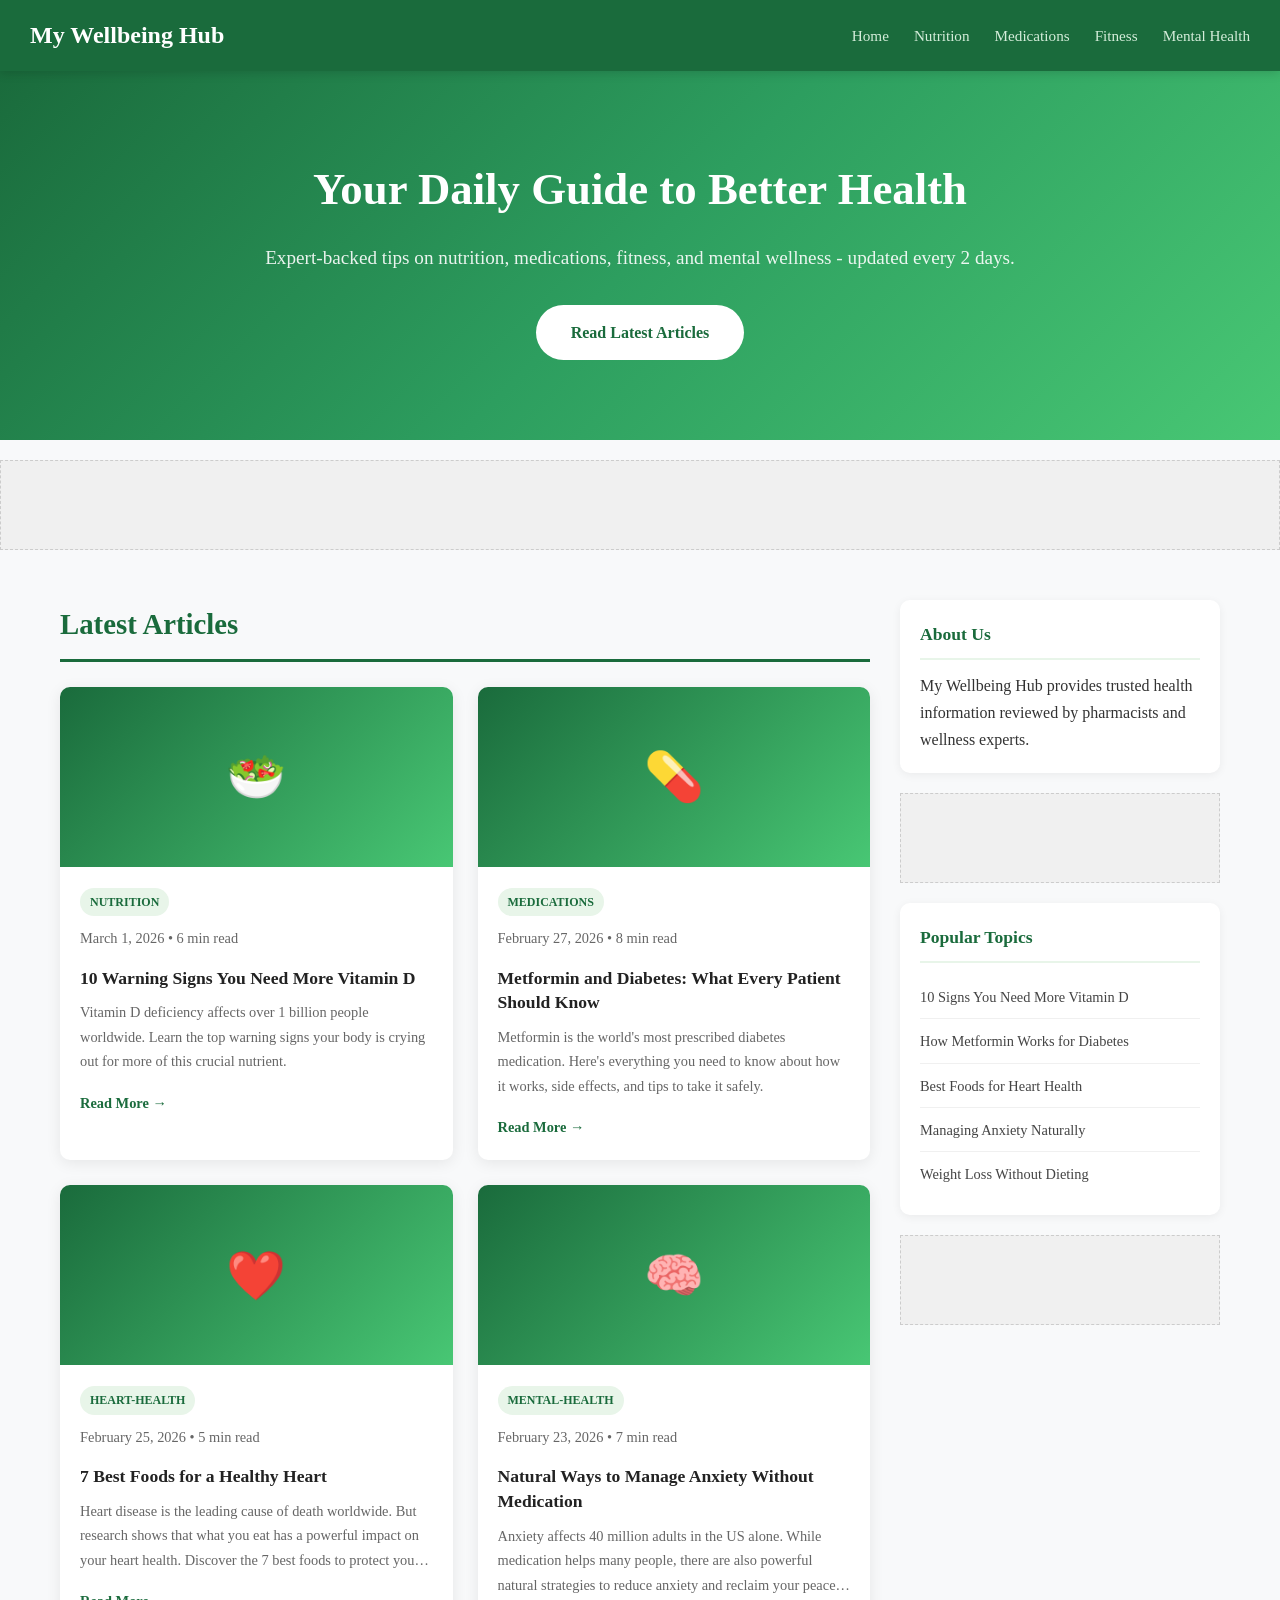
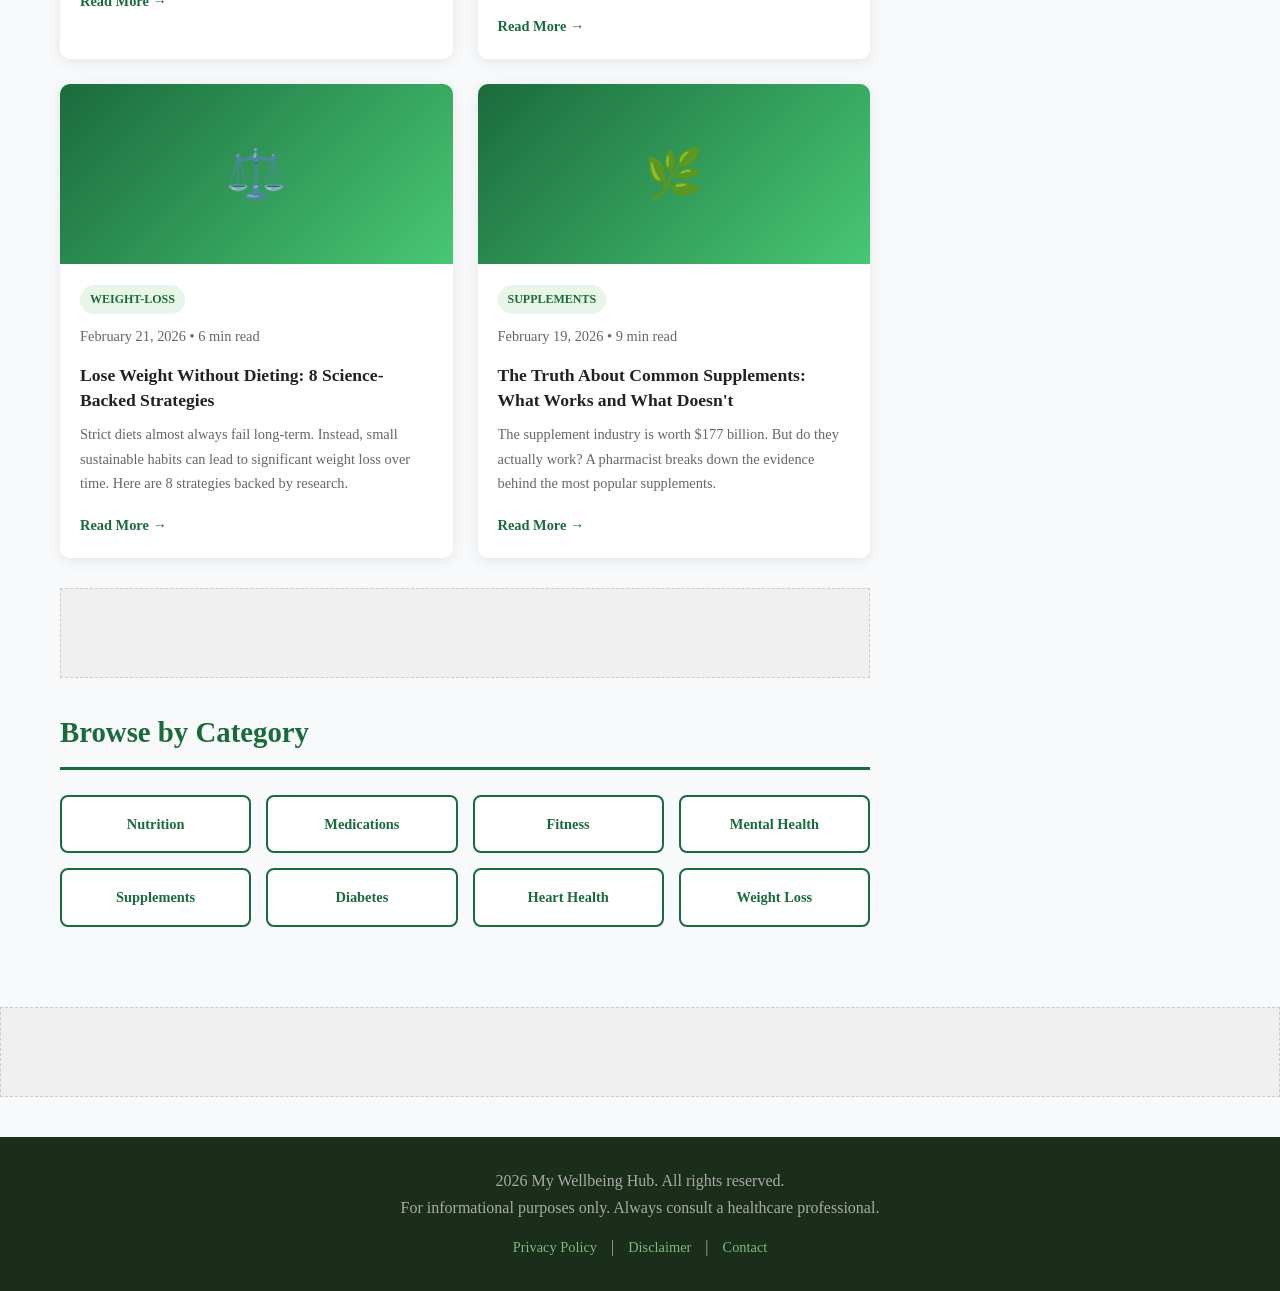
<file: index.html>
<!DOCTYPE html>
<html lang="en">
<head>
<meta charset="UTF-8">
<meta name="viewport" content="width=device-width, initial-scale=1.0">
<meta name="description" content="My Wellbeing Hub - Your trusted source for health tips, wellness advice, nutrition guides, and medical information.">
<title>My Wellbeing Hub - Health and Wellness Blog</title>
<link rel="stylesheet" href="css/style.css">
  <script async src="https://pagead2.googlesyndication.com/pagead/js/adsbygoogle.js?client=ca-pub-5112673393704383"
         crossorigin="anonymous"></script>
</head>
<body>
<header>
  <nav class="navbar">
    <div class="logo"><a href="index.html">My Wellbeing Hub</a></div>
    <ul class="nav-links">
      <li><a href="index.html">Home</a></li>
      <li><a href="?cat=nutrition">Nutrition</a></li>
      <li><a href="?cat=medications">Medications</a></li>
      <li><a href="?cat=fitness">Fitness</a></li>
      <li><a href="?cat=mental-health">Mental Health</a></li>
    </ul>
  </nav>
</header>
<section class="hero">
  <div class="hero-content">
    <h1>Your Daily Guide to Better Health</h1>
    <p>Expert-backed tips on nutrition, medications, fitness, and mental wellness - updated every 2 days.</p>
    <a href="#latest" class="cta-btn">Read Latest Articles</a>
  </div>
</section>
<div class="ad-container top-ad">
  <ins class="adsbygoogle" style="display:block" data-ad-client="ca-pub-XXXXXXXXXXXXXXXX" data-ad-slot="1234567890" data-ad-format="auto" data-full-width-responsive="true"></ins>
</div>
<div class="container">
  <main class="main-content">
    <section id="latest">
      <h2 class="section-title">Latest Articles</h2>
      <div class="posts-grid" id="posts-grid"></div>
    </section>
    <div class="ad-container mid-ad">
      <ins class="adsbygoogle" style="display:block" data-ad-client="ca-pub-XXXXXXXXXXXXXXXX" data-ad-slot="0987654321" data-ad-format="auto" data-full-width-responsive="true"></ins>
    </div>
    <section class="categories">
      <h2 class="section-title">Browse by Category</h2>
      <div class="category-grid">
        <a class="category-card" href="?cat=nutrition">Nutrition</a>
        <a class="category-card" href="?cat=medications">Medications</a>
        <a class="category-card" href="?cat=fitness">Fitness</a>
        <a class="category-card" href="?cat=mental-health">Mental Health</a>
        <a class="category-card" href="?cat=supplements">Supplements</a>
        <a class="category-card" href="?cat=diabetes">Diabetes</a>
        <a class="category-card" href="?cat=heart-health">Heart Health</a>
        <a class="category-card" href="?cat=weight-loss">Weight Loss</a>
      </div>
    </section>
  </main>
  <aside class="sidebar">
    <div class="sidebar-widget">
      <h3>About Us</h3>
      <p>My Wellbeing Hub provides trusted health information reviewed by pharmacists and wellness experts.</p>
    </div>
    <div class="ad-container sidebar-ad">
      <ins class="adsbygoogle" style="display:block" data-ad-client="ca-pub-XXXXXXXXXXXXXXXX" data-ad-slot="1122334455" data-ad-format="auto" data-full-width-responsive="true"></ins>
    </div>
    <div class="sidebar-widget">
      <h3>Popular Topics</h3>
      <ul class="popular-list">
        <li><a href="#">10 Signs You Need More Vitamin D</a></li>
        <li><a href="#">How Metformin Works for Diabetes</a></li>
        <li><a href="#">Best Foods for Heart Health</a></li>
        <li><a href="#">Managing Anxiety Naturally</a></li>
        <li><a href="#">Weight Loss Without Dieting</a></li>
      </ul>
    </div>
    <div class="ad-container sidebar-ad-2">
      <ins class="adsbygoogle" style="display:block" data-ad-client="ca-pub-XXXXXXXXXXXXXXXX" data-ad-slot="5566778899" data-ad-format="auto" data-full-width-responsive="true"></ins>
    </div>
  </aside>
</div>
<div class="ad-container bottom-ad">
  <ins class="adsbygoogle" style="display:block" data-ad-client="ca-pub-XXXXXXXXXXXXXXXX" data-ad-slot="9988776655" data-ad-format="auto" data-full-width-responsive="true"></ins>
</div>
<footer>
  <div class="footer-content">
    <p>2026 My Wellbeing Hub. All rights reserved.</p>
    <p>For informational purposes only. Always consult a healthcare professional.</p>
    <div class="footer-links">
      <a href="privacy.html">Privacy Policy</a> | <a href="disclaimer.html">Disclaimer</a> | <a href="contact.html">Contact</a>
    </div>
  </div>
</footer>
<script src="js/main.js"></script>
</body>
</html>
</file>
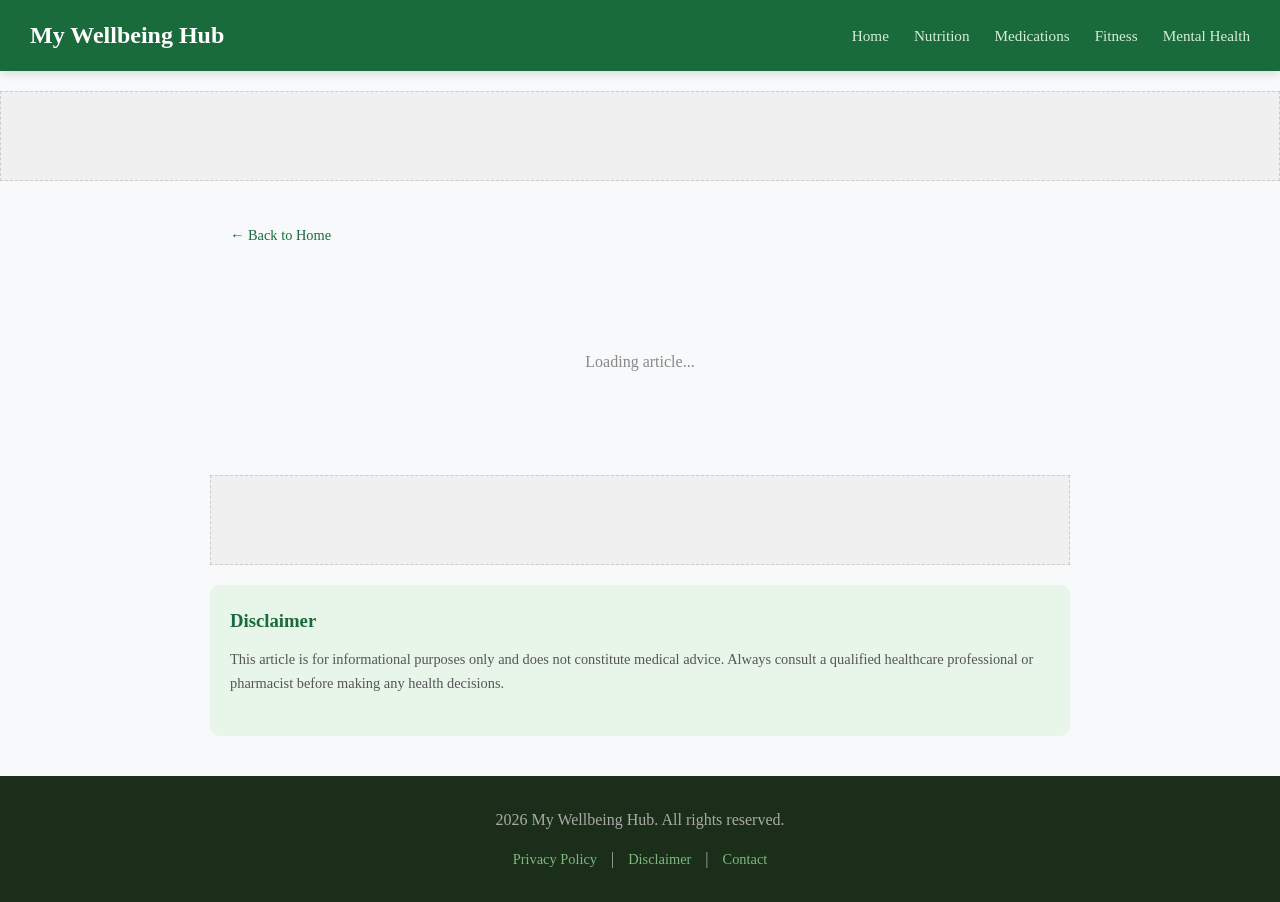
<file: article.html>
<!DOCTYPE html>
<html lang="en">
<head>
<meta charset="UTF-8">
<meta name="viewport" content="width=device-width, initial-scale=1.0">
<title>Article | My Wellbeing Hub</title>
<link rel="stylesheet" href="css/style.css">
  <script async src="https://pagead2.googlesyndication.com/pagead/js/adsbygoogle.js?client=ca-pub-5112673393704383"
         crossorigin="anonymous"></script>
</head>
<body>
<header>
  <nav class="navbar">
    <div class="logo"><a href="index.html">My Wellbeing Hub</a></div>
    <ul class="nav-links">
      <li><a href="index.html">Home</a></li>
      <li><a href="index.html?cat=nutrition">Nutrition</a></li>
      <li><a href="index.html?cat=medications">Medications</a></li>
      <li><a href="index.html?cat=fitness">Fitness</a></li>
      <li><a href="index.html?cat=mental-health">Mental Health</a></li>
    </ul>
  </nav>
</header>

<div class="ad-container top-ad">
  <ins class="adsbygoogle" style="display:block" data-ad-client="ca-pub-XXXXXXXXXXXXXXXX" data-ad-slot="1234567890" data-ad-format="auto" data-full-width-responsive="true"></ins>
</div>

<div style="max-width:860px;margin:0 auto;padding:20px">
  <a href="index.html" style="color:#1a6b3c;text-decoration:none;font-size:.9rem;">&larr; Back to Home</a>
</div>

<div class="article-container">
  <div id="article-content">
    <p style="text-align:center;padding:40px;color:#888;">Loading article...</p>
  </div>
</div>

<div class="ad-container" style="max-width:860px;margin:20px auto">
  <ins class="adsbygoogle" style="display:block" data-ad-client="ca-pub-XXXXXXXXXXXXXXXX" data-ad-slot="0987654321" data-ad-format="auto" data-full-width-responsive="true"></ins>
</div>

<div style="max-width:860px;margin:0 auto;padding:20px 20px 40px;background:#e8f5e9;border-radius:10px;margin-bottom:30px">
  <h3 style="color:#1a6b3c;margin-bottom:10px">Disclaimer</h3>
  <p style="font-size:.9rem;color:#555">This article is for informational purposes only and does not constitute medical advice. Always consult a qualified healthcare professional or pharmacist before making any health decisions.</p>
</div>

<footer>
  <div class="footer-content">
    <p>2026 My Wellbeing Hub. All rights reserved.</p>
    <div class="footer-links">
      <a href="privacy.html">Privacy Policy</a> | <a href="disclaimer.html">Disclaimer</a> | <a href="contact.html">Contact</a>
    </div>
  </div>
</footer>
<script src="js/main.js"></script>
</body>
</html>
</file>
<file: css/style.css>
* { margin: 0; padding: 0; box-sizing: border-box; }
body { font-family: Georgia, serif; background: #f8f9fa; color: #333; line-height: 1.7; }
.navbar { background: #1a6b3c; padding: 15px 30px; display: flex; justify-content: space-between; align-items: center; position: sticky; top: 0; z-index: 1000; box-shadow: 0 2px 10px rgba(0,0,0,.15); }
.navbar .logo a { color: #fff; text-decoration: none; font-size: 1.5rem; font-weight: bold; }
.nav-links { list-style: none; display: flex; gap: 25px; }
.nav-links a { color: #d4edda; text-decoration: none; font-size: .95rem; font-weight: 500; transition: color .2s; }
.nav-links a:hover { color: #fff; }
.hero { background: linear-gradient(135deg,#1a6b3c 0%,#2d9e5f 50%,#48c774 100%); padding: 80px 30px; text-align: center; color: #fff; }
.hero h1 { font-size: 2.8rem; margin-bottom: 15px; }
.hero p { font-size: 1.2rem; margin-bottom: 30px; opacity: .9; }
.cta-btn { background: #fff; color: #1a6b3c; padding: 14px 35px; border-radius: 50px; text-decoration: none; font-weight: bold; font-size: 1rem; transition: transform .2s,box-shadow .2s; display: inline-block; }
.cta-btn:hover { transform: translateY(-2px); box-shadow: 0 5px 20px rgba(0,0,0,.2); }
.ad-container { text-align: center; padding: 15px; background: #f0f0f0; margin: 20px 0; min-height: 90px; border: 1px dashed #ccc; }
.container { max-width: 1200px; margin: 0 auto; padding: 30px 20px; display: grid; grid-template-columns: 1fr 320px; gap: 30px; }
.section-title { font-size: 1.8rem; color: #1a6b3c; margin-bottom: 25px; border-bottom: 3px solid #1a6b3c; padding-bottom: 10px; }
.posts-grid { display: grid; grid-template-columns: repeat(auto-fill,minmax(280px,1fr)); gap: 25px; margin-bottom: 30px; }
.post-card { background: #fff; border-radius: 10px; overflow: hidden; box-shadow: 0 3px 15px rgba(0,0,0,.08); transition: transform .2s,box-shadow .2s; }
.post-card:hover { transform: translateY(-5px); box-shadow: 0 8px 25px rgba(0,0,0,.15); }
.post-card-img { width: 100%; height: 180px; background: linear-gradient(135deg,#1a6b3c,#48c774); display: flex; align-items: center; justify-content: center; font-size: 3rem; }
.post-card-body { padding: 20px; }
.post-category { background: #e8f5e9; color: #1a6b3c; font-size: .75rem; font-weight: bold; padding: 4px 10px; border-radius: 20px; display: inline-block; margin-bottom: 10px; text-transform: uppercase; }
.post-card h3 { font-size: 1.1rem; margin-bottom: 10px; color: #222; line-height: 1.4; }
.post-card p { font-size: .9rem; color: #666; margin-bottom: 15px; display: -webkit-box; -webkit-line-clamp: 3; -webkit-box-orient: vertical; overflow: hidden; }
.read-more { color: #1a6b3c; font-weight: bold; font-size: .9rem; text-decoration: none; }
.post-meta { font-size: .8rem; color: #999; margin-bottom: 8px; }
.categories { margin: 30px 0; }
.category-grid { display: grid; grid-template-columns: repeat(4,1fr); gap: 15px; }
.category-card { background: #fff; border: 2px solid #1a6b3c; color: #1a6b3c; padding: 15px; text-align: center; border-radius: 8px; text-decoration: none; font-weight: bold; font-size: .9rem; transition: all .2s; }
.category-card:hover { background: #1a6b3c; color: #fff; }
.sidebar { position: sticky; top: 80px; height: fit-content; }
.sidebar-widget { background: #fff; border-radius: 10px; padding: 20px; margin-bottom: 20px; box-shadow: 0 2px 10px rgba(0,0,0,.06); }
.sidebar-widget h3 { color: #1a6b3c; font-size: 1.1rem; margin-bottom: 12px; border-bottom: 2px solid #e8f5e9; padding-bottom: 8px; }
.popular-list { list-style: none; }
.popular-list li { padding: 8px 0; border-bottom: 1px solid #f0f0f0; }
.popular-list li:last-child { border-bottom: none; }
.popular-list a { color: #444; text-decoration: none; font-size: .9rem; transition: color .2s; }
.popular-list a:hover { color: #1a6b3c; }
.article-container { max-width: 860px; margin: 0 auto; padding: 40px 20px; }
.article-title { font-size: 2.2rem; color: #222; margin: 15px 0; line-height: 1.3; }
.article-meta { color: #888; font-size: .9rem; margin-bottom: 20px; }
.article-body { font-size: 1.05rem; line-height: 1.9; color: #333; background: #fff; padding: 30px; border-radius: 10px; box-shadow: 0 2px 15px rgba(0,0,0,.06); }
.article-body h2 { font-size: 1.6rem; color: #1a6b3c; margin: 30px 0 15px; }
.article-body h3 { font-size: 1.3rem; color: #2d9e5f; margin: 25px 0 10px; }
.article-body p { margin-bottom: 15px; }
.article-body ul, .article-body ol { padding-left: 25px; margin-bottom: 15px; }
.article-body li { margin-bottom: 8px; }
footer { background: #1a2e1a; color: #aaa; text-align: center; padding: 30px; margin-top: 40px; }
.footer-links { margin-top: 12px; }
.footer-links a { color: #7fb87f; text-decoration: none; margin: 0 10px; font-size: .9rem; }
@media(max-width:900px){.container{grid-template-columns:1fr}.sidebar{position:static}.hero h1{font-size:2rem}.category-grid{grid-template-columns:repeat(2,1fr)}.nav-links{display:none}}
@media(max-width:600px){.hero{padding:50px 20px}.hero h1{font-size:1.6rem}.posts-grid{grid-template-columns:1fr}.category-grid{grid-template-columns:repeat(2,1fr)}}
</file>
